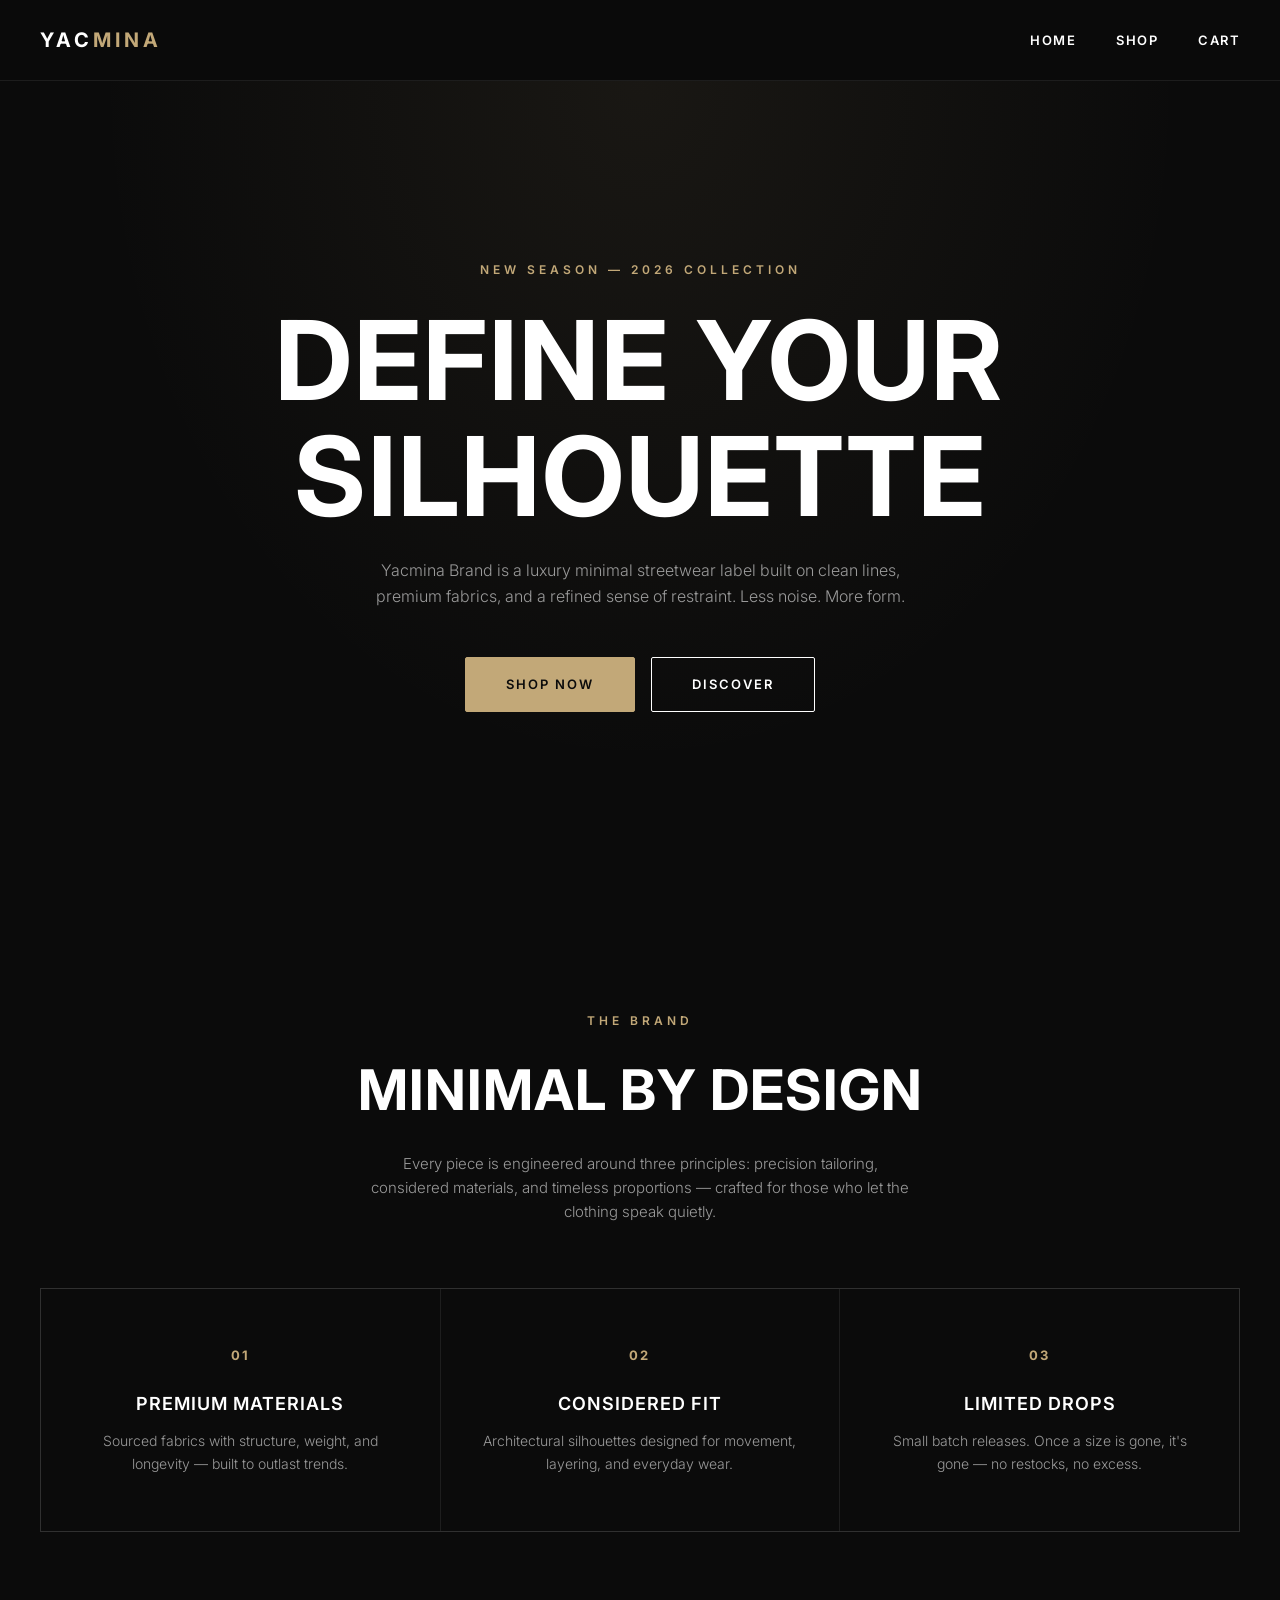
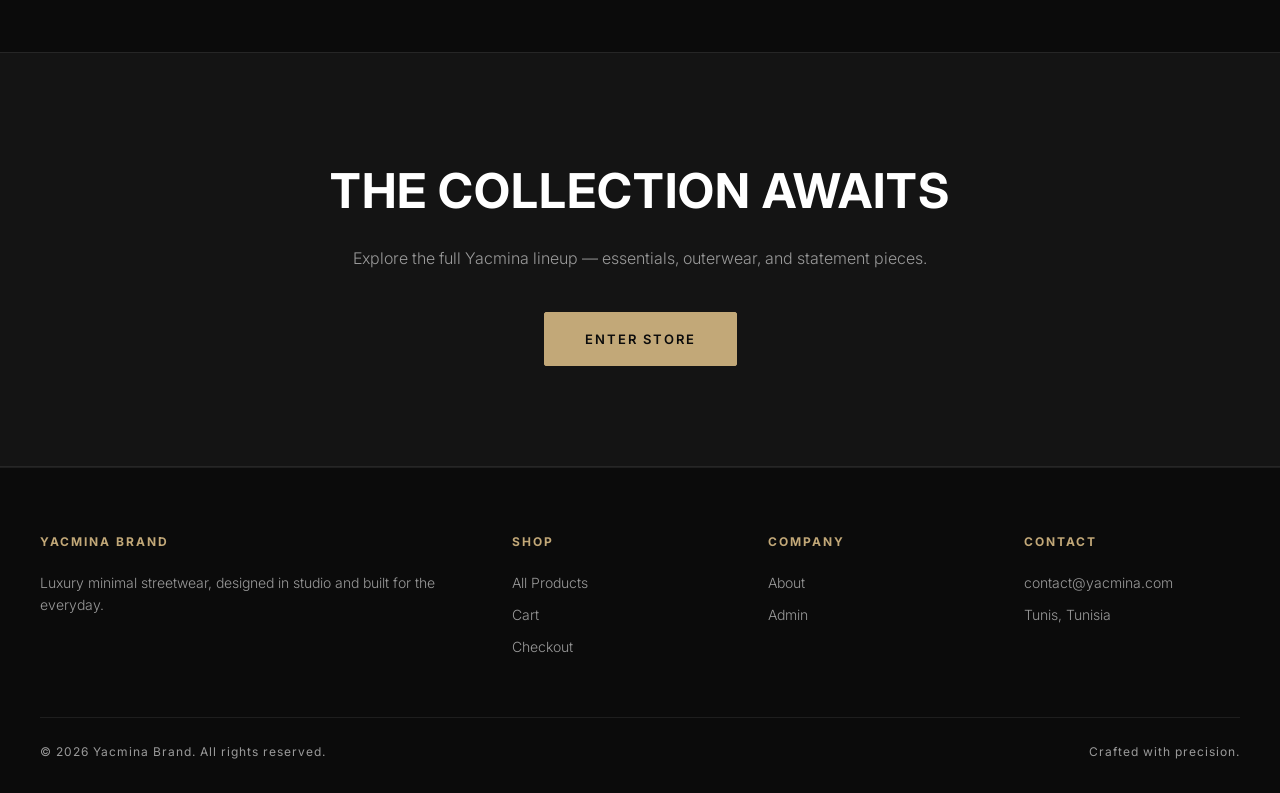
<file: index.html>
<!DOCTYPE html>
<html lang="en">
<head>
<meta charset="UTF-8">
<meta name="viewport" content="width=device-width, initial-scale=1.0">
<title>Yacmina Brand — Luxury Minimal Streetwear</title>
<link rel="preconnect" href="https://fonts.googleapis.com">
<link rel="preconnect" href="https://fonts.gstatic.com" crossorigin>
<link href="https://fonts.googleapis.com/css2?family=Inter:wght@300;400;600;700&display=swap" rel="stylesheet">
<link rel="stylesheet" href="css/style.css">
</head>
<body>

<header class="site-header">
  <nav class="nav">
    <a href="index.html" class="logo">YAC<span>MINA</span></a>
    <div class="nav-links">
      <a href="index.html">Home</a>
      <a href="market.html">Shop</a>
      <a href="cart.html" class="cart-link">Cart <span class="cart-count">0</span></a>
    </div>
    <button class="menu-toggle" aria-label="Menu">
      <span></span><span></span><span></span>
    </button>
  </nav>
</header>

<section class="hero fade-in">
  <span class="hero-tag">New Season — 2026 Collection</span>
  <h1>Define Your<br>Silhouette</h1>
  <p>Yacmina Brand is a luxury minimal streetwear label built on clean lines, premium fabrics, and a refined sense of restraint. Less noise. More form.</p>
  <div class="hero-actions">
    <a href="market.html" class="btn btn-accent">Shop Now</a>
    <a href="#about" class="btn">Discover</a>
  </div>
</section>

<section class="section" id="about">
  <div class="container section-header">
    <span class="tag">The Brand</span>
    <h2>Minimal by Design</h2>
    <p>Every piece is engineered around three principles: precision tailoring, considered materials, and timeless proportions — crafted for those who let the clothing speak quietly.</p>
  </div>

  <div class="container">
    <div class="features">
      <div class="feature">
        <div class="feature-num">01</div>
        <h3>Premium Materials</h3>
        <p>Sourced fabrics with structure, weight, and longevity — built to outlast trends.</p>
      </div>
      <div class="feature">
        <div class="feature-num">02</div>
        <h3>Considered Fit</h3>
        <p>Architectural silhouettes designed for movement, layering, and everyday wear.</p>
      </div>
      <div class="feature">
        <div class="feature-num">03</div>
        <h3>Limited Drops</h3>
        <p>Small batch releases. Once a size is gone, it's gone — no restocks, no excess.</p>
      </div>
    </div>
  </div>
</section>

<section class="banner">
  <div class="container">
    <h2>The Collection Awaits</h2>
    <p>Explore the full Yacmina lineup — essentials, outerwear, and statement pieces.</p>
    <a href="market.html" class="btn btn-accent">Enter Store</a>
  </div>
</section>

<footer class="site-footer">
  <div class="container">
    <div class="footer-grid">
      <div class="footer-col">
        <h4>Yacmina Brand</h4>
        <p>Luxury minimal streetwear, designed in studio and built for the everyday.</p>
      </div>
      <div class="footer-col">
        <h4>Shop</h4>
        <a href="market.html">All Products</a>
        <a href="cart.html">Cart</a>
        <a href="checkout.html">Checkout</a>
      </div>
      <div class="footer-col">
        <h4>Company</h4>
        <a href="#about">About</a>
        <a href="admin.html">Admin</a>
      </div>
      <div class="footer-col">
        <h4>Contact</h4>
        <p>contact@yacmina.com</p>
        <p>Tunis, Tunisia</p>
      </div>
    </div>
    <div class="footer-bottom">
      <span>© 2026 Yacmina Brand. All rights reserved.</span>
      <span>Crafted with precision.</span>
    </div>
  </div>
</footer>

<script src="js/app.js"></script>
</body>
</html>
</file>
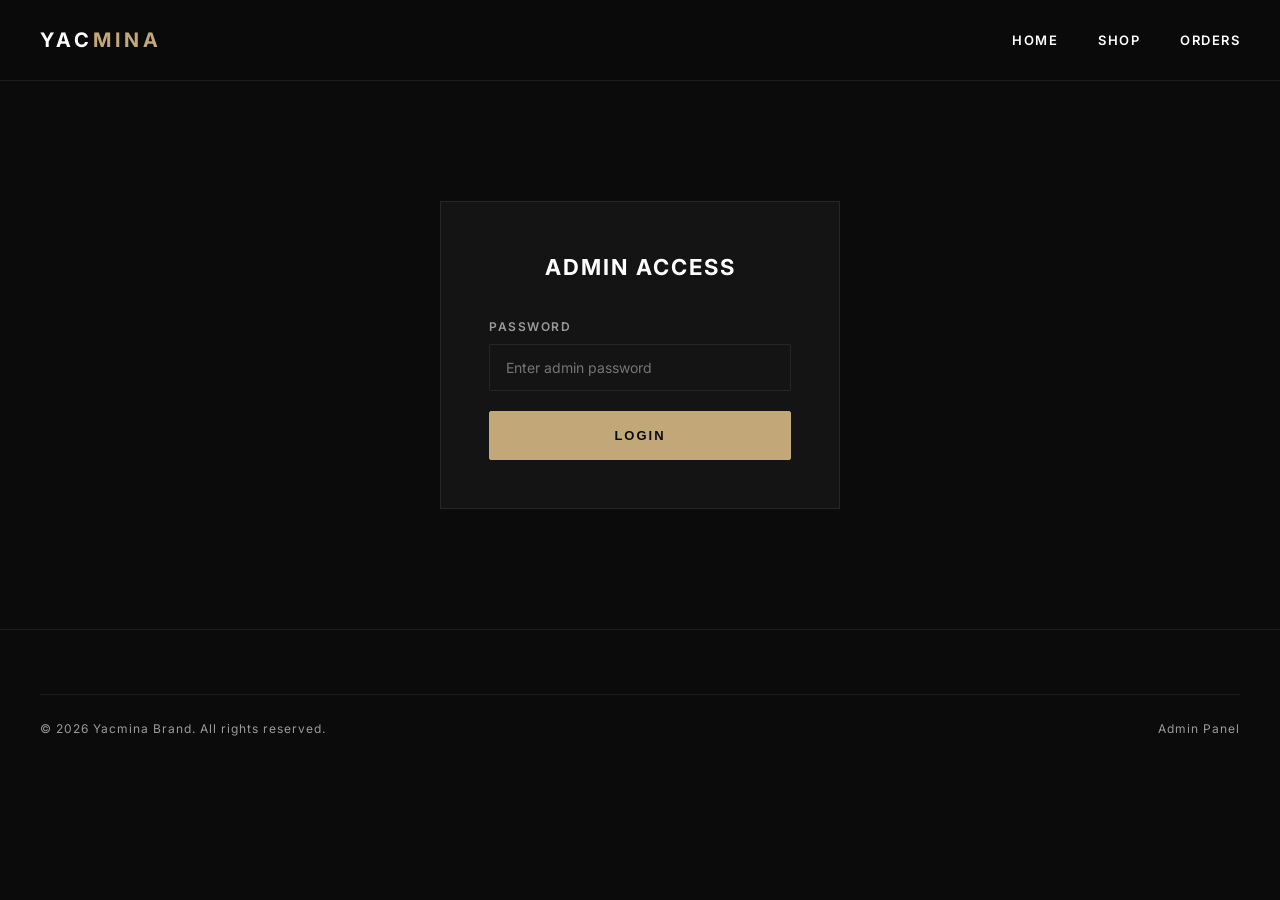
<file: admin.html>
<!DOCTYPE html>
<html lang="en">
<head>
<meta charset="UTF-8">
<meta name="viewport" content="width=device-width, initial-scale=1.0">
<title>Admin — Yacmina Brand</title>
<link rel="preconnect" href="https://fonts.googleapis.com">
<link rel="preconnect" href="https://fonts.gstatic.com" crossorigin>
<link href="https://fonts.googleapis.com/css2?family=Inter:wght@300;400;600;700&display=swap" rel="stylesheet">
<link rel="stylesheet" href="css/style.css">
</head>
<body>

<header class="site-header">
  <nav class="nav">
    <a href="index.html" class="logo">YAC<span>MINA</span></a>
    <div class="nav-links">
      <a href="index.html">Home</a>
      <a href="market.html">Shop</a>
      <a href="orders.html">Orders</a>
      <a href="#" id="logoutLink" style="display:none;">Logout</a>
    </div>
    <button class="menu-toggle" aria-label="Menu">
      <span></span><span></span><span></span>
    </button>
  </nav>
</header>

<!-- LOGIN VIEW -->
<div id="loginView">
  <div class="login-box fade-in">
    <h1>Admin Access</h1>
    <form id="loginForm">
      <div class="field">
        <label for="password">Password</label>
        <input type="password" id="password" name="password" required placeholder="Enter admin password">
      </div>
      <button type="submit" class="btn btn-accent btn-full">Login</button>
      <p class="error-msg" id="errorMsg">Incorrect password. Please try again.</p>
    </form>
  </div>
</div>

<!-- ADMIN DASHBOARD -->
<div id="adminView" style="display:none;">
  <section class="page-header">
    <div class="container">
      <span class="tag">Dashboard</span>
      <h1>Manage Store</h1>
    </div>
  </section>

  <section class="container admin-layout">
    <div class="admin-grid">
      <div class="admin-form fade-in">
        <h3 id="formTitle">Add New Product</h3>
        <form id="productForm">
          <input type="hidden" id="productId" value="">
          <div class="field">
            <label for="title">Title</label>
            <input type="text" id="title" required placeholder="Essential Oversized Tee">
          </div>
          <div class="field">
            <label for="price">Price (DT)</label>
            <input type="number" id="price" required min="0" step="0.01" placeholder="89">
          </div>
          <div class="field">
            <label for="description">Description</label>
            <textarea id="description" required placeholder="Short product description..."></textarea>
          </div>
          <div class="field">
            <label for="image">Image URL</label>
            <input type="text" id="image" required placeholder="assets/images/product.jpg or https://...">
          </div>
          <div class="field">
            <label for="stock">Stock Quantity</label>
            <input type="number" id="stock" required min="0" placeholder="20">
          </div>
          <div class="field">
            <label>Available Sizes</label>
            <div class="checkbox-group" id="sizeGroup">
              <label class="checkbox-pill"><input type="checkbox" value="S" checked> S</label>
              <label class="checkbox-pill"><input type="checkbox" value="M" checked> M</label>
              <label class="checkbox-pill"><input type="checkbox" value="L" checked> L</label>
              <label class="checkbox-pill"><input type="checkbox" value="XL" checked> XL</label>
            </div>
          </div>
          <button type="submit" class="btn btn-accent btn-full" id="submitBtn">Add Product</button>
          <button type="button" class="btn btn-full" id="cancelEditBtn" style="display:none; margin-top:12px;">Cancel Edit</button>
        </form>
      </div>

      <div class="fade-in">
        <h3 style="font-size:13px; letter-spacing:3px; text-transform:uppercase; font-weight:700; margin-bottom:24px; color: var(--accent);">All Products</h3>
        <div class="admin-product-list" id="productList"></div>
      </div>
    </div>
  </section>
</div>

<footer class="site-footer">
  <div class="container">
    <div class="footer-bottom">
      <span>© 2026 Yacmina Brand. All rights reserved.</span>
      <span>Admin Panel</span>
    </div>
  </div>
</footer>

<script src="js/app.js"></script>
<script>
const ADMIN_PASSWORD = 'ademsarra';

function checkAuth() {
  return sessionStorage.getItem(STORAGE_KEYS.ADMIN_AUTH) === 'true';
}

function showAdmin() {
  document.getElementById('loginView').style.display = 'none';
  document.getElementById('adminView').style.display = 'block';
  document.getElementById('logoutLink').style.display = 'block';
  renderProductList();
}

function showLogin() {
  document.getElementById('loginView').style.display = 'block';
  document.getElementById('adminView').style.display = 'none';
  document.getElementById('logoutLink').style.display = 'none';
}

document.getElementById('loginForm').addEventListener('submit', (e) => {
  e.preventDefault();
  const pass = document.getElementById('password').value;
  if (pass === ADMIN_PASSWORD) {
    sessionStorage.setItem(STORAGE_KEYS.ADMIN_AUTH, 'true');
    showAdmin();
  } else {
    document.getElementById('errorMsg').style.display = 'block';
  }
});

document.getElementById('logoutLink').addEventListener('click', (e) => {
  e.preventDefault();
  sessionStorage.removeItem(STORAGE_KEYS.ADMIN_AUTH);
  showLogin();
});

function renderProductList() {
  const products = getProducts();
  const list = document.getElementById('productList');

  if (products.length === 0) {
    list.innerHTML = `<p style="color: var(--muted);">No products yet.</p>`;
    return;
  }

  list.innerHTML = products.map(p => `
    <div class="admin-product-row">
      <img src="${escapeHtml(p.image)}" alt="${escapeHtml(p.title)}" onerror="this.style.opacity=0.3">
      <div class="info">
        <h4>${escapeHtml(p.title)}</h4>
        <p>Stock: ${p.stock} • Sizes: ${(p.sizes||[]).join(', ')}</p>
      </div>
      <div class="price">${formatPrice(p.price)}</div>
      <div style="display:flex; gap:8px;">
        <button class="btn btn-small" onclick="editProduct('${p.id}')">Edit</button>
        <button class="btn btn-small btn-danger" onclick="deleteProduct('${p.id}')">Delete</button>
      </div>
    </div>
  `).join('');
}

function editProduct(id) {
  const products = getProducts();
  const product = products.find(p => p.id === id);
  if (!product) return;

  document.getElementById('productId').value = product.id;
  document.getElementById('title').value = product.title;
  document.getElementById('price').value = product.price;
  document.getElementById('description').value = product.description;
  document.getElementById('image').value = product.image;
  document.getElementById('stock').value = product.stock;

  const checkboxes = document.querySelectorAll('#sizeGroup input[type="checkbox"]');
  checkboxes.forEach(cb => {
    cb.checked = (product.sizes || []).includes(cb.value);
  });

  document.getElementById('formTitle').textContent = 'Edit Product';
  document.getElementById('submitBtn').textContent = 'Save Changes';
  document.getElementById('cancelEditBtn').style.display = 'block';
  window.scrollTo({ top: 0, behavior: 'smooth' });
}

function resetForm() {
  document.getElementById('productForm').reset();
  document.getElementById('productId').value = '';
  document.getElementById('formTitle').textContent = 'Add New Product';
  document.getElementById('submitBtn').textContent = 'Add Product';
  document.getElementById('cancelEditBtn').style.display = 'none';
  const checkboxes = document.querySelectorAll('#sizeGroup input[type="checkbox"]');
  checkboxes.forEach(cb => cb.checked = true);
}

document.getElementById('cancelEditBtn').addEventListener('click', resetForm);

function deleteProduct(id) {
  if (!confirm('Delete this product?')) return;
  let products = getProducts();
  products = products.filter(p => p.id !== id);
  saveProducts(products);
  renderProductList();
  showToast('Product deleted');
}

document.getElementById('productForm').addEventListener('submit', (e) => {
  e.preventDefault();

  const id = document.getElementById('productId').value;
  const sizes = Array.from(document.querySelectorAll('#sizeGroup input[type="checkbox"]:checked')).map(cb => cb.value);

  if (sizes.length === 0) {
    showToast('Please select at least one size');
    return;
  }

  const productData = {
    title: document.getElementById('title').value.trim(),
    price: parseFloat(document.getElementById('price').value),
    description: document.getElementById('description').value.trim(),
    image: document.getElementById('image').value.trim(),
    stock: parseInt(document.getElementById('stock').value, 10),
    sizes: sizes
  };

  let products = getProducts();

  if (id) {
    const index = products.findIndex(p => p.id === id);
    if (index !== -1) {
      products[index] = { ...products[index], ...productData };
    }
    showToast('Product updated');
  } else {
    productData.id = 'p' + Date.now();
    products.push(productData);
    showToast('Product added');
  }

  saveProducts(products);
  resetForm();
  renderProductList();
});

document.addEventListener('DOMContentLoaded', () => {
  if (checkAuth()) {
    showAdmin();
  } else {
    showLogin();
  }
});
</script>
</body>
</html>
</file>
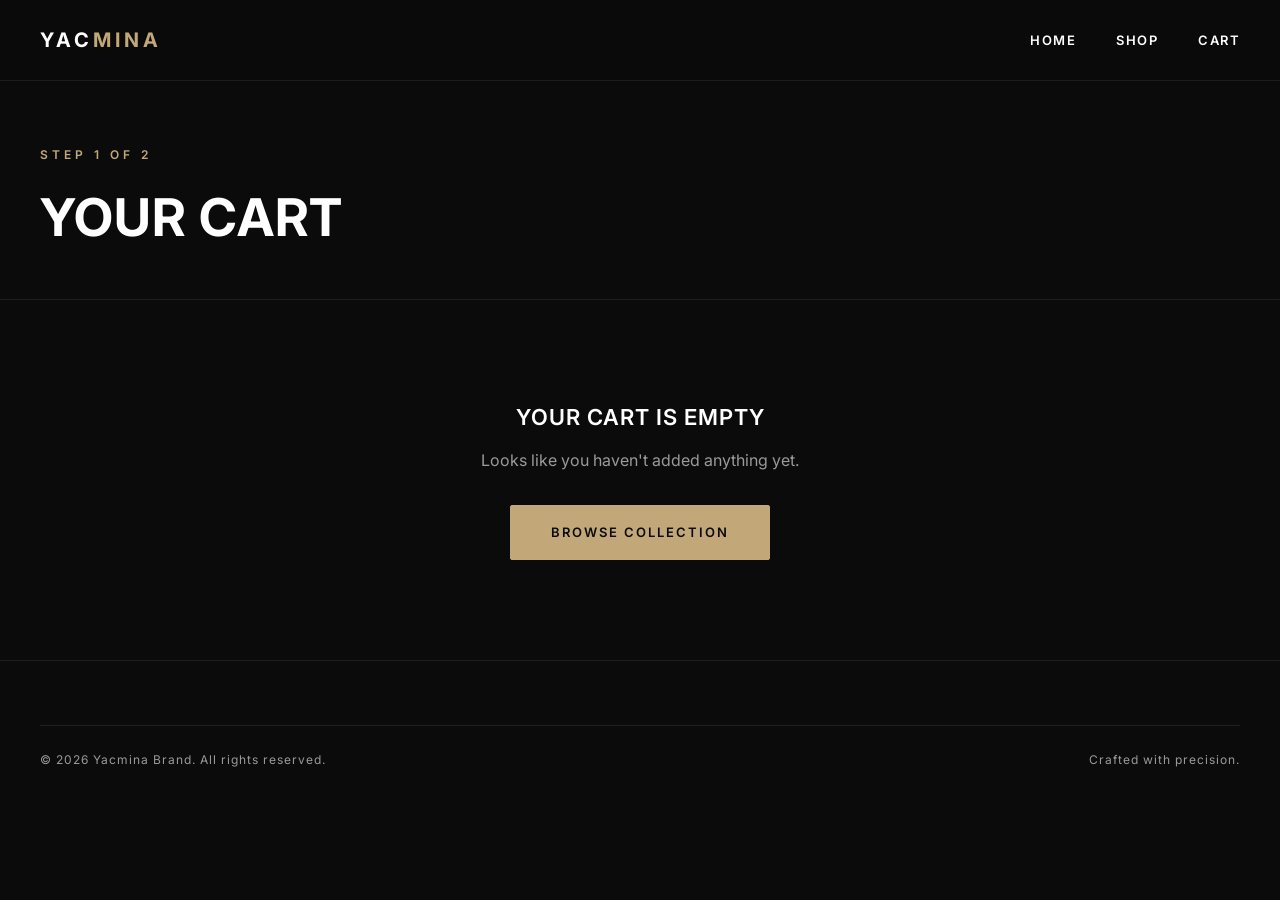
<file: cart.html>
<!DOCTYPE html>
<html lang="en">
<head>
<meta charset="UTF-8">
<meta name="viewport" content="width=device-width, initial-scale=1.0">
<title>Your Cart — Yacmina Brand</title>
<link rel="preconnect" href="https://fonts.googleapis.com">
<link rel="preconnect" href="https://fonts.gstatic.com" crossorigin>
<link href="https://fonts.googleapis.com/css2?family=Inter:wght@300;400;600;700&display=swap" rel="stylesheet">
<link rel="stylesheet" href="css/style.css">
</head>
<body>

<header class="site-header">
  <nav class="nav">
    <a href="index.html" class="logo">YAC<span>MINA</span></a>
    <div class="nav-links">
      <a href="index.html">Home</a>
      <a href="market.html">Shop</a>
      <a href="cart.html" class="cart-link">Cart <span class="cart-count">0</span></a>
    </div>
    <button class="menu-toggle" aria-label="Menu">
      <span></span><span></span><span></span>
    </button>
  </nav>
</header>

<section class="page-header">
  <div class="container">
    <span class="tag">Step 1 of 2</span>
    <h1>Your Cart</h1>
  </div>
</section>

<section class="container" id="cartSection"></section>

<footer class="site-footer">
  <div class="container">
    <div class="footer-bottom">
      <span>© 2026 Yacmina Brand. All rights reserved.</span>
      <span>Crafted with precision.</span>
    </div>
  </div>
</footer>

<script src="js/app.js"></script>
<script>
function renderCart() {
  const cart = getCart();
  const section = document.getElementById('cartSection');

  if (cart.length === 0) {
    section.innerHTML = `
      <div class="empty-state fade-in">
        <h3>Your Cart Is Empty</h3>
        <p>Looks like you haven't added anything yet.</p>
        <a href="market.html" class="btn btn-accent">Browse Collection</a>
      </div>
    `;
    return;
  }

  const itemsHtml = cart.map(item => `
    <div class="cart-item fade-in">
      <img src="${escapeHtml(item.image)}" alt="${escapeHtml(item.title)}">
      <div>
        <div class="cart-item-title">${escapeHtml(item.title)}</div>
        <div class="cart-item-meta">Size: ${escapeHtml(item.size)} &nbsp;•&nbsp; Qty: ${item.qty}</div>
        <button class="remove-btn" onclick="handleRemove('${item.id}', '${item.size}')">Remove</button>
      </div>
      <div class="cart-item-price">${formatPrice(item.price * item.qty)}</div>
    </div>
  `).join('');

  const subtotal = getCartTotal();
  const total = subtotal + DELIVERY_FEE;

  section.innerHTML = `
    <div class="cart-layout">
      <div class="cart-items">${itemsHtml}</div>
      <div class="summary-box fade-in">
        <h3>Order Summary</h3>
        <div class="summary-row"><span>Subtotal</span><span>${formatPrice(subtotal)}</span></div>
        <div class="summary-row"><span>Delivery Fee</span><span>${formatPrice(DELIVERY_FEE)}</span></div>
        <div class="summary-row total"><span>Total</span><span>${formatPrice(total)}</span></div>
        <a href="checkout.html" class="btn btn-accent btn-full" style="margin-top: 28px;">Proceed to Checkout</a>
        <a href="market.html" class="btn btn-full" style="margin-top: 12px;">Continue Shopping</a>
      </div>
    </div>
  `;
}

function handleRemove(id, size) {
  removeFromCart(id, size);
  renderCart();
  showToast('Item removed from cart');
}

document.addEventListener('DOMContentLoaded', renderCart);
</script>
</body>
</html>
</file>
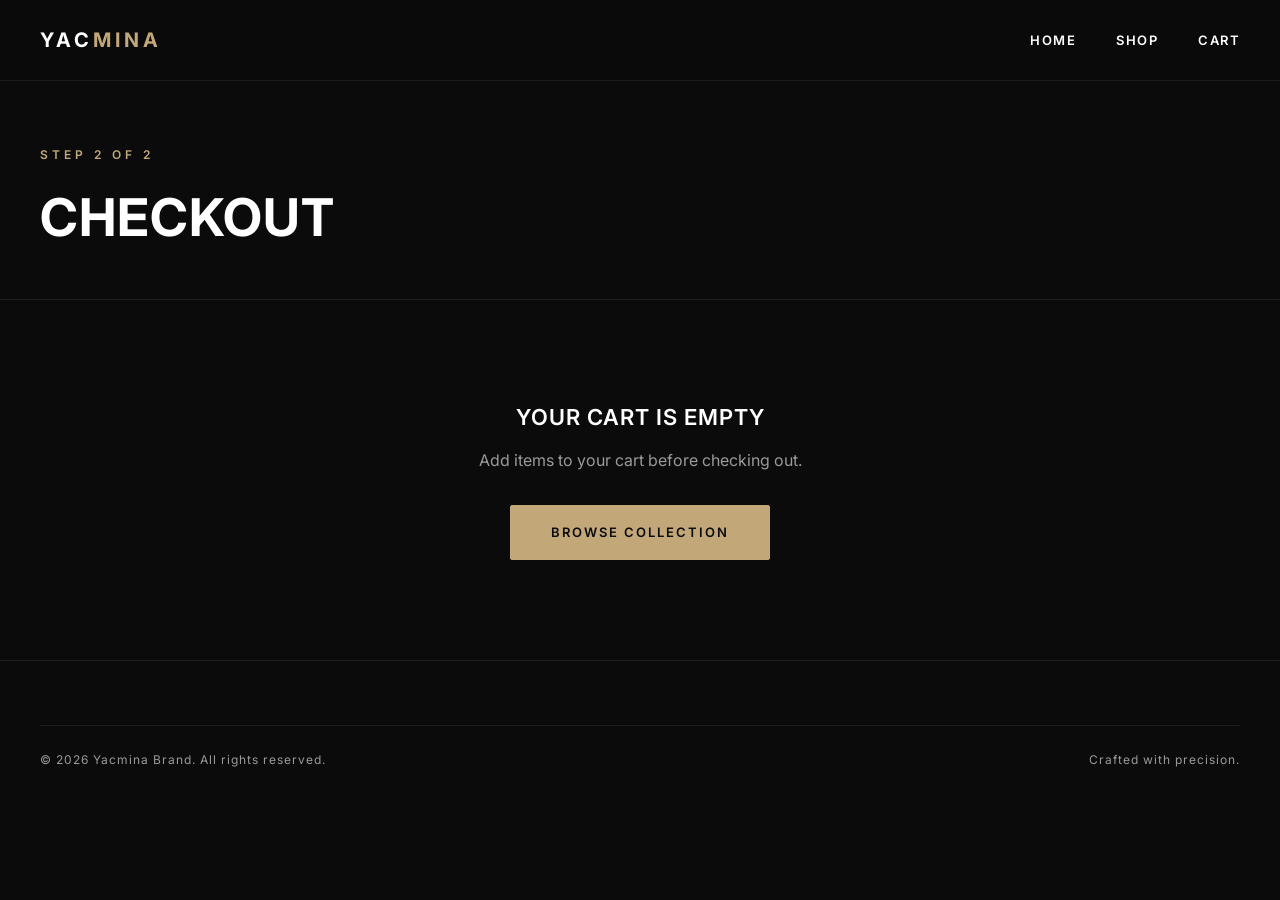
<file: checkout.html>
<!DOCTYPE html>
<html lang="en">
<head>
<meta charset="UTF-8">
<meta name="viewport" content="width=device-width, initial-scale=1.0">
<title>Checkout — Yacmina Brand</title>
<link rel="preconnect" href="https://fonts.googleapis.com">
<link rel="preconnect" href="https://fonts.gstatic.com" crossorigin>
<link href="https://fonts.googleapis.com/css2?family=Inter:wght@300;400;600;700&display=swap" rel="stylesheet">
<link rel="stylesheet" href="css/style.css">
</head>
<body>

<header class="site-header">
  <nav class="nav">
    <a href="index.html" class="logo">YAC<span>MINA</span></a>
    <div class="nav-links">
      <a href="index.html">Home</a>
      <a href="market.html">Shop</a>
      <a href="cart.html" class="cart-link">Cart <span class="cart-count">0</span></a>
    </div>
    <button class="menu-toggle" aria-label="Menu">
      <span></span><span></span><span></span>
    </button>
  </nav>
</header>

<section class="page-header">
  <div class="container">
    <span class="tag">Step 2 of 2</span>
    <h1>Checkout</h1>
  </div>
</section>

<section class="container" id="checkoutSection"></section>

<footer class="site-footer">
  <div class="container">
    <div class="footer-bottom">
      <span>© 2026 Yacmina Brand. All rights reserved.</span>
      <span>Crafted with precision.</span>
    </div>
  </div>
</footer>

<script src="js/app.js"></script>
<script>
function renderCheckout() {
  const cart = getCart();
  const section = document.getElementById('checkoutSection');

  if (cart.length === 0) {
    section.innerHTML = `
      <div class="empty-state fade-in">
        <h3>Your Cart Is Empty</h3>
        <p>Add items to your cart before checking out.</p>
        <a href="market.html" class="btn btn-accent">Browse Collection</a>
      </div>
    `;
    return;
  }

  const subtotal = getCartTotal();
  const total = subtotal + DELIVERY_FEE;

  const reviewItems = cart.map(item => `
    <div class="review-item">
      <div>
        <div class="name">${escapeHtml(item.title)}</div>
        <div class="meta">Size: ${escapeHtml(item.size)} • Qty: ${item.qty}</div>
      </div>
      <div>${formatPrice(item.price * item.qty)}</div>
    </div>
  `).join('');

  section.innerHTML = `
    <div class="checkout-layout">
      <form id="checkoutForm" class="fade-in">
        <div class="form-grid checkout-form">
          <div class="field">
            <label for="firstName">First Name</label>
            <input type="text" id="firstName" name="firstName" required placeholder="Amine">
          </div>
          <div class="field">
            <label for="lastName">Last Name</label>
            <input type="text" id="lastName" name="lastName" required placeholder="Sarra">
          </div>
          <div class="field">
            <label for="email">Email</label>
            <input type="email" id="email" name="email" required placeholder="you@example.com">
          </div>
          <div class="field">
            <label for="phone">Phone Number (Tunisia)</label>
            <input type="tel" id="phone" name="phone" required placeholder="+216 XX XXX XXX" pattern="^(\+216)?\s?[2-9][0-9]{7}$">
          </div>
          <div class="field">
            <label for="location">City / Location</label>
            <input type="text" id="location" name="location" required placeholder="Tunis">
          </div>
          <div class="field full">
            <label for="address">Full Address</label>
            <textarea id="address" name="address" required placeholder="Street, building, apartment number..."></textarea>
          </div>
          <div class="field full">
            <button type="submit" class="btn btn-accent btn-full">Confirm Order</button>
          </div>
        </div>
      </form>

      <div class="order-review fade-in">
        <h3>Order Review</h3>
        ${reviewItems}
        <div class="summary-row"><span>Subtotal</span><span>${formatPrice(subtotal)}</span></div>
        <div class="summary-row"><span>Delivery Fee</span><span>${formatPrice(DELIVERY_FEE)}</span></div>
        <div class="summary-row total"><span>Total</span><span>${formatPrice(total)}</span></div>
      </div>
    </div>
  `;

  document.getElementById('checkoutForm').addEventListener('submit', handleSubmit);
}

function handleSubmit(e) {
  e.preventDefault();
  const form = e.target;

  const phone = form.phone.value.trim();
  const phonePattern = /^(\+216)?\s?[2-9][0-9]{7}$/;
  if (!phonePattern.test(phone)) {
    showToast('Please enter a valid Tunisian phone number');
    form.phone.focus();
    return;
  }

  const cart = getCart();
  if (cart.length === 0) {
    showToast('Your cart is empty');
    return;
  }

  const subtotal = getCartTotal();
  const total = subtotal + DELIVERY_FEE;

  const order = {
    id: 'ORD-' + Date.now(),
    date: new Date().toISOString(),
    customer: {
      firstName: form.firstName.value.trim(),
      lastName: form.lastName.value.trim(),
      email: form.email.value.trim(),
      phone: phone,
      location: form.location.value.trim(),
      address: form.address.value.trim()
    },
    items: cart.map(item => ({
      id: item.id,
      title: item.title,
      price: item.price,
      size: item.size,
      qty: item.qty,
      image: item.image
    })),
    deliveryFee: DELIVERY_FEE,
    subtotal: subtotal,
    total: total
  };

  const orders = getOrders();
  orders.push(order);
  saveOrders(orders);

  // decrement stock
  const products = getProducts();
  cart.forEach(item => {
    const product = products.find(p => p.id === item.id);
    if (product) {
      product.stock = Math.max(0, product.stock - item.qty);
    }
  });
  saveProducts(products);

  // clear cart
  saveCart([]);

  showToast('Order placed successfully!');
  setTimeout(() => {
    window.location.href = 'index.html';
  }, 1200);
}

document.addEventListener('DOMContentLoaded', renderCheckout);
</script>
</body>
</html>
</file>
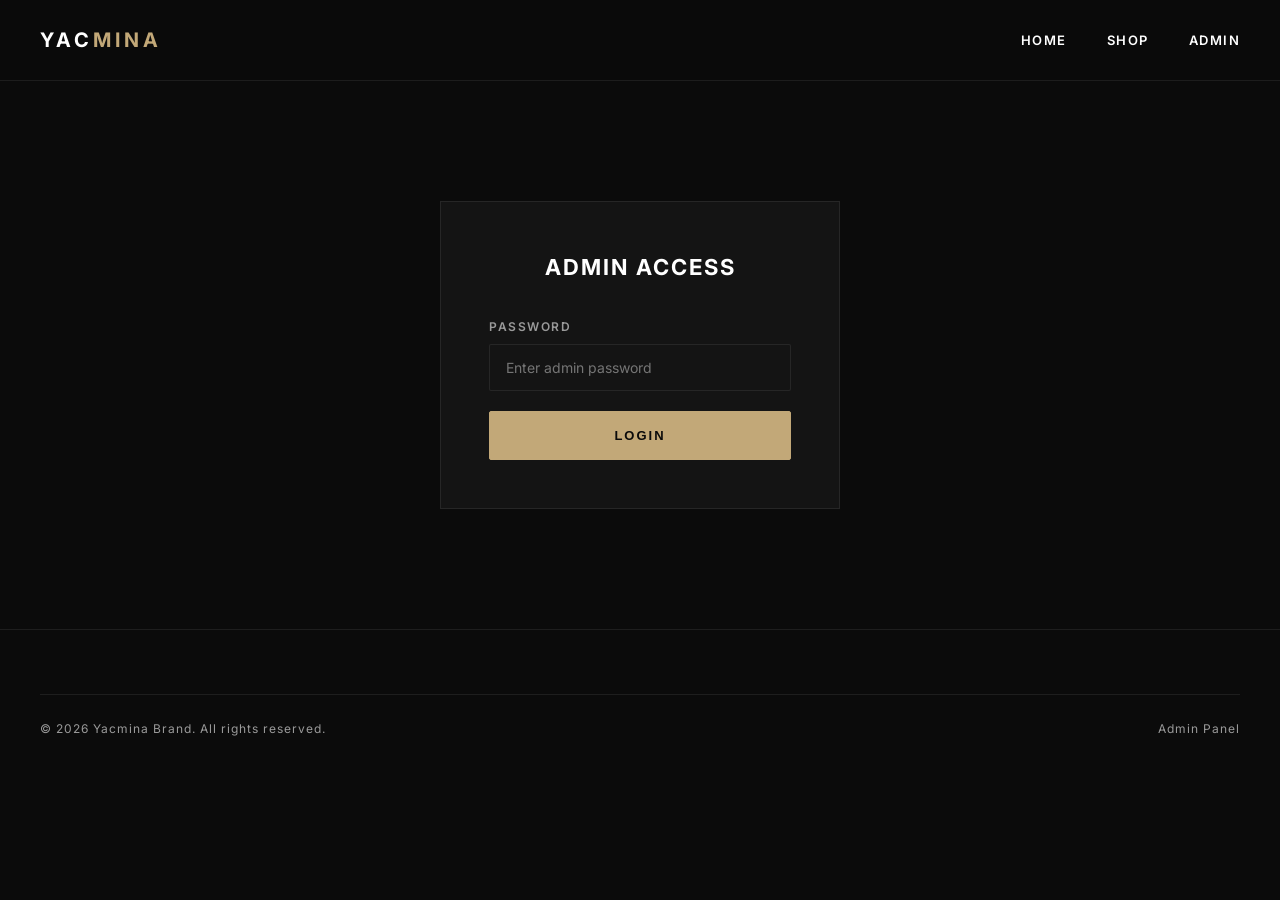
<file: orders.html>
<!DOCTYPE html>
<html lang="en">
<head>
<meta charset="UTF-8">
<meta name="viewport" content="width=device-width, initial-scale=1.0">
<title>Orders — Yacmina Brand Admin</title>
<link rel="preconnect" href="https://fonts.googleapis.com">
<link rel="preconnect" href="https://fonts.gstatic.com" crossorigin>
<link href="https://fonts.googleapis.com/css2?family=Inter:wght@300;400;600;700&display=swap" rel="stylesheet">
<link rel="stylesheet" href="css/style.css">
</head>
<body>

<header class="site-header">
  <nav class="nav">
    <a href="index.html" class="logo">YAC<span>MINA</span></a>
    <div class="nav-links">
      <a href="index.html">Home</a>
      <a href="market.html">Shop</a>
      <a href="admin.html">Admin</a>
      <a href="#" id="logoutLink" style="display:none;">Logout</a>
    </div>
    <button class="menu-toggle" aria-label="Menu">
      <span></span><span></span><span></span>
    </button>
  </nav>
</header>

<!-- LOGIN VIEW -->
<div id="loginView">
  <div class="login-box fade-in">
    <h1>Admin Access</h1>
    <form id="loginForm">
      <div class="field">
        <label for="password">Password</label>
        <input type="password" id="password" name="password" required placeholder="Enter admin password">
      </div>
      <button type="submit" class="btn btn-accent btn-full">Login</button>
      <p class="error-msg" id="errorMsg">Incorrect password. Please try again.</p>
    </form>
  </div>
</div>

<!-- ORDERS VIEW -->
<div id="ordersView" style="display:none;">
  <section class="page-header">
    <div class="container admin-header">
      <div>
        <span class="tag">Dashboard</span>
        <h1>Orders</h1>
      </div>
      <span class="count" id="orderCount" style="color: var(--muted); font-size:13px; letter-spacing:1px;"></span>
    </div>
  </section>

  <section class="container admin-layout">
    <div id="ordersList"></div>
  </section>
</div>

<footer class="site-footer">
  <div class="container">
    <div class="footer-bottom">
      <span>© 2026 Yacmina Brand. All rights reserved.</span>
      <span>Admin Panel</span>
    </div>
  </div>
</footer>

<script src="js/app.js"></script>
<script>
const ADMIN_PASSWORD = 'ademsarra';

function checkAuth() {
  return sessionStorage.getItem(STORAGE_KEYS.ADMIN_AUTH) === 'true';
}

function showOrders() {
  document.getElementById('loginView').style.display = 'none';
  document.getElementById('ordersView').style.display = 'block';
  document.getElementById('logoutLink').style.display = 'block';
  renderOrders();
}

function showLogin() {
  document.getElementById('loginView').style.display = 'block';
  document.getElementById('ordersView').style.display = 'none';
  document.getElementById('logoutLink').style.display = 'none';
}

document.getElementById('loginForm').addEventListener('submit', (e) => {
  e.preventDefault();
  const pass = document.getElementById('password').value;
  if (pass === ADMIN_PASSWORD) {
    sessionStorage.setItem(STORAGE_KEYS.ADMIN_AUTH, 'true');
    showOrders();
  } else {
    document.getElementById('errorMsg').style.display = 'block';
  }
});

document.getElementById('logoutLink').addEventListener('click', (e) => {
  e.preventDefault();
  sessionStorage.removeItem(STORAGE_KEYS.ADMIN_AUTH);
  showLogin();
});

function formatDate(iso) {
  const d = new Date(iso);
  return d.toLocaleString('en-GB', {
    day: '2-digit', month: 'short', year: 'numeric',
    hour: '2-digit', minute: '2-digit'
  });
}

function renderOrders() {
  const orders = getOrders().slice().reverse(); // most recent first
  const list = document.getElementById('ordersList');
  const countEl = document.getElementById('orderCount');

  countEl.textContent = orders.length + (orders.length === 1 ? ' order' : ' orders');

  if (orders.length === 0) {
    list.innerHTML = `
      <div class="empty-state fade-in">
        <h3>No Orders Yet</h3>
        <p>Orders placed through checkout will appear here.</p>
      </div>
    `;
    return;
  }

  list.innerHTML = orders.map(order => {
    const itemsHtml = order.items.map(item => `
      <div class="order-item-row">
        <span>${escapeHtml(item.title)} — Size ${escapeHtml(item.size)} × ${item.qty}</span>
        <span>${formatPrice(item.price * item.qty)}</span>
      </div>
    `).join('');

    return `
      <div class="order-card fade-in">
        <div class="order-card-header">
          <div>
            <h3>${escapeHtml(order.id)}</h3>
            <div class="order-date">${formatDate(order.date)}</div>
          </div>
          <div class="order-total">${formatPrice(order.total)}</div>
        </div>
        <div class="order-details">
          <div>
            <h4>Customer Details</h4>
            <p><strong style="color: var(--text);">${escapeHtml(order.customer.firstName)} ${escapeHtml(order.customer.lastName)}</strong></p>
            <p>${escapeHtml(order.customer.email)}</p>
            <p>${escapeHtml(order.customer.phone)}</p>
            <p>${escapeHtml(order.customer.location)}</p>
            <p>${escapeHtml(order.customer.address)}</p>
          </div>
          <div>
            <h4>Items Purchased</h4>
            ${itemsHtml}
            <div class="summary-row"><span>Subtotal</span><span>${formatPrice(order.subtotal)}</span></div>
            <div class="summary-row"><span>Delivery Fee</span><span>${formatPrice(order.deliveryFee)}</span></div>
            <div class="summary-row total"><span>Total</span><span>${formatPrice(order.total)}</span></div>
          </div>
        </div>
      </div>
    `;
  }).join('');
}

document.addEventListener('DOMContentLoaded', () => {
  if (checkAuth()) {
    showOrders();
  } else {
    showLogin();
  }
});
</script>
</body>
</html>
</file>
<file: css/style.css>
/* ===== Yacmina Brand — Design System ===== */
:root {
  --bg: #0b0b0b;
  --text: #ffffff;
  --accent: #c2a878;
  --muted: #9a9a9a;
  --panel: #141414;
  --border: rgba(255,255,255,0.08);
  --maxw: 1280px;
}

* { margin: 0; padding: 0; box-sizing: border-box; }

html { scroll-behavior: smooth; }

body {
  background: var(--bg);
  color: var(--text);
  font-family: 'Inter', sans-serif;
  font-weight: 400;
  line-height: 1.6;
  -webkit-font-smoothing: antialiased;
}

a { color: inherit; text-decoration: none; }
img { max-width: 100%; display: block; }

.container {
  max-width: var(--maxw);
  margin: 0 auto;
  padding: 0 40px;
}

/* ===== Header ===== */
header.site-header {
  position: sticky;
  top: 0;
  z-index: 100;
  background: rgba(11,11,11,0.85);
  backdrop-filter: blur(12px);
  border-bottom: 1px solid var(--border);
}

.nav {
  display: flex;
  align-items: center;
  justify-content: space-between;
  padding: 24px 40px;
  max-width: var(--maxw);
  margin: 0 auto;
}

.logo {
  font-size: 20px;
  font-weight: 700;
  letter-spacing: 4px;
  text-transform: uppercase;
}

.logo span { color: var(--accent); }

.nav-links {
  display: flex;
  gap: 40px;
  align-items: center;
}

.nav-links a {
  font-size: 13px;
  font-weight: 600;
  letter-spacing: 1.5px;
  text-transform: uppercase;
  color: var(--text);
  transition: color 0.25s ease;
  position: relative;
}

.nav-links a:hover { color: var(--accent); }

.cart-link {
  display: flex;
  align-items: center;
  gap: 6px;
}

.cart-count {
  background: var(--accent);
  color: #0b0b0b;
  font-size: 11px;
  font-weight: 700;
  border-radius: 50%;
  width: 18px;
  height: 18px;
  display: flex;
  align-items: center;
  justify-content: center;
}

.menu-toggle {
  display: none;
  flex-direction: column;
  gap: 5px;
  cursor: pointer;
  background: none;
  border: none;
}
.menu-toggle span {
  width: 24px;
  height: 2px;
  background: var(--text);
}

/* ===== Buttons ===== */
.btn {
  display: inline-flex;
  align-items: center;
  justify-content: center;
  gap: 8px;
  padding: 16px 40px;
  font-size: 13px;
  font-weight: 600;
  letter-spacing: 2px;
  text-transform: uppercase;
  border: 1px solid var(--text);
  background: transparent;
  color: var(--text);
  cursor: pointer;
  transition: all 0.3s ease;
  border-radius: 2px;
}

.btn:hover {
  background: var(--text);
  color: var(--bg);
}

.btn-accent {
  background: var(--accent);
  border-color: var(--accent);
  color: #0b0b0b;
}

.btn-accent:hover {
  background: transparent;
  color: var(--accent);
}

.btn-full { width: 100%; }

.btn-small {
  padding: 10px 24px;
  font-size: 11px;
}

.btn-outline-accent {
  border-color: var(--accent);
  color: var(--accent);
}
.btn-outline-accent:hover {
  background: var(--accent);
  color: #0b0b0b;
}

.btn-danger {
  border-color: #d96c6c;
  color: #d96c6c;
}
.btn-danger:hover {
  background: #d96c6c;
  color: #0b0b0b;
}

/* ===== Hero ===== */
.hero {
  min-height: 90vh;
  display: flex;
  flex-direction: column;
  align-items: center;
  justify-content: center;
  text-align: center;
  padding: 120px 40px;
  background:
    radial-gradient(ellipse at 50% 0%, rgba(194,168,120,0.08), transparent 60%),
    var(--bg);
}

.hero-tag {
  font-size: 12px;
  letter-spacing: 4px;
  text-transform: uppercase;
  color: var(--accent);
  font-weight: 600;
  margin-bottom: 24px;
}

.hero h1 {
  font-size: clamp(48px, 9vw, 110px);
  font-weight: 700;
  letter-spacing: 2px;
  text-transform: uppercase;
  line-height: 1.05;
  margin-bottom: 24px;
}

.hero p {
  max-width: 560px;
  color: var(--muted);
  font-size: 16px;
  font-weight: 300;
  margin-bottom: 48px;
}

.hero-actions {
  display: flex;
  gap: 16px;
  flex-wrap: wrap;
  justify-content: center;
}

/* ===== Sections ===== */
.section {
  padding: 120px 0;
}

.section-tight { padding: 80px 0; }

.section-header {
  text-align: center;
  margin-bottom: 64px;
}

.section-header .tag {
  font-size: 12px;
  letter-spacing: 4px;
  text-transform: uppercase;
  color: var(--accent);
  font-weight: 600;
  margin-bottom: 16px;
  display: block;
}

.section-header h2 {
  font-size: clamp(32px, 5vw, 56px);
  font-weight: 700;
  letter-spacing: 1px;
  text-transform: uppercase;
}

.section-header p {
  color: var(--muted);
  font-size: 15px;
  font-weight: 300;
  margin-top: 16px;
  max-width: 540px;
  margin-left: auto;
  margin-right: auto;
}

/* ===== Feature Grid ===== */
.features {
  display: grid;
  grid-template-columns: repeat(3, 1fr);
  gap: 1px;
  background: var(--border);
  border: 1px solid var(--border);
}

.feature {
  background: var(--bg);
  padding: 56px 40px;
  text-align: center;
  transition: background 0.3s ease;
}

.feature:hover { background: var(--panel); }

.feature-num {
  font-size: 13px;
  color: var(--accent);
  font-weight: 700;
  letter-spacing: 2px;
  margin-bottom: 24px;
}

.feature h3 {
  font-size: 18px;
  font-weight: 600;
  letter-spacing: 1px;
  text-transform: uppercase;
  margin-bottom: 12px;
}

.feature p {
  color: var(--muted);
  font-size: 14px;
  font-weight: 300;
}

/* ===== Banner ===== */
.banner {
  background: var(--panel);
  border-top: 1px solid var(--border);
  border-bottom: 1px solid var(--border);
  padding: 100px 0;
  text-align: center;
}

.banner h2 {
  font-size: clamp(28px, 4vw, 48px);
  font-weight: 700;
  letter-spacing: 1px;
  text-transform: uppercase;
  margin-bottom: 16px;
}

.banner p {
  color: var(--muted);
  font-weight: 300;
  margin-bottom: 40px;
}

/* ===== Footer ===== */
footer.site-footer {
  border-top: 1px solid var(--border);
  padding: 64px 0 32px;
}

.footer-grid {
  display: grid;
  grid-template-columns: 2fr 1fr 1fr 1fr;
  gap: 40px;
  margin-bottom: 48px;
}

.footer-col h4 {
  font-size: 12px;
  letter-spacing: 2px;
  text-transform: uppercase;
  font-weight: 700;
  margin-bottom: 20px;
  color: var(--accent);
}

.footer-col p, .footer-col a {
  display: block;
  color: var(--muted);
  font-size: 14px;
  font-weight: 300;
  margin-bottom: 10px;
  transition: color 0.2s ease;
}

.footer-col a:hover { color: var(--text); }

.footer-bottom {
  border-top: 1px solid var(--border);
  padding-top: 24px;
  display: flex;
  justify-content: space-between;
  align-items: center;
  flex-wrap: wrap;
  gap: 16px;
  color: var(--muted);
  font-size: 12px;
  letter-spacing: 1px;
}

/* ===== Page Header (for inner pages) ===== */
.page-header {
  padding: 64px 0 40px;
  border-bottom: 1px solid var(--border);
}

.page-header .tag {
  font-size: 12px;
  letter-spacing: 4px;
  text-transform: uppercase;
  color: var(--accent);
  font-weight: 600;
  margin-bottom: 12px;
  display: block;
}

.page-header h1 {
  font-size: clamp(32px, 5vw, 52px);
  font-weight: 700;
  letter-spacing: 1px;
  text-transform: uppercase;
}

/* ===== Market / Product Grid ===== */
.market-toolbar {
  display: flex;
  justify-content: space-between;
  align-items: center;
  padding: 32px 0;
  flex-wrap: wrap;
  gap: 16px;
}

.market-toolbar .count {
  color: var(--muted);
  font-size: 13px;
  letter-spacing: 1px;
}

.search-input {
  background: var(--panel);
  border: 1px solid var(--border);
  color: var(--text);
  padding: 12px 18px;
  font-size: 13px;
  font-family: inherit;
  border-radius: 2px;
  min-width: 240px;
}

.search-input:focus { outline: 1px solid var(--accent); }

.product-grid {
  display: grid;
  grid-template-columns: repeat(4, 1fr);
  gap: 32px;
  padding-bottom: 100px;
}

.product-card {
  background: var(--panel);
  border: 1px solid var(--border);
  overflow: hidden;
  display: flex;
  flex-direction: column;
  transition: transform 0.35s ease, border-color 0.35s ease;
}

.product-card:hover {
  transform: translateY(-6px);
  border-color: var(--accent);
}

.product-img {
  width: 100%;
  aspect-ratio: 3/4;
  overflow: hidden;
  background: #1c1c1c;
  position: relative;
}

.product-img img {
  width: 100%;
  height: 100%;
  object-fit: cover;
  transition: transform 0.6s ease;
}

.product-card:hover .product-img img {
  transform: scale(1.06);
}

.stock-badge {
  position: absolute;
  top: 16px;
  left: 16px;
  background: rgba(11,11,11,0.8);
  color: var(--accent);
  font-size: 11px;
  letter-spacing: 1.5px;
  text-transform: uppercase;
  padding: 6px 12px;
  border: 1px solid var(--accent);
}

.stock-badge.out {
  color: #d96c6c;
  border-color: #d96c6c;
}

.product-info {
  padding: 24px;
  display: flex;
  flex-direction: column;
  gap: 12px;
  flex: 1;
}

.product-title {
  font-size: 16px;
  font-weight: 600;
  letter-spacing: 0.5px;
}

.product-desc {
  color: var(--muted);
  font-size: 13px;
  font-weight: 300;
  flex: 1;
}

.product-price {
  font-size: 18px;
  font-weight: 700;
  color: var(--accent);
}

.size-selector {
  display: flex;
  gap: 8px;
  flex-wrap: wrap;
}

.size-option {
  border: 1px solid var(--border);
  background: transparent;
  color: var(--text);
  width: 40px;
  height: 36px;
  font-size: 12px;
  font-weight: 600;
  cursor: pointer;
  transition: all 0.2s ease;
}

.size-option:hover { border-color: var(--accent); }

.size-option.active {
  background: var(--accent);
  border-color: var(--accent);
  color: #0b0b0b;
}

.size-option:disabled {
  opacity: 0.3;
  cursor: not-allowed;
}

/* ===== Cart Page ===== */
.cart-layout {
  display: grid;
  grid-template-columns: 2fr 1fr;
  gap: 48px;
  padding: 56px 0 120px;
  align-items: start;
}

.cart-item {
  display: grid;
  grid-template-columns: 110px 1fr auto;
  gap: 24px;
  padding: 24px 0;
  border-bottom: 1px solid var(--border);
  align-items: center;
}

.cart-item img {
  width: 110px;
  height: 140px;
  object-fit: cover;
  background: #1c1c1c;
}

.cart-item-title {
  font-size: 16px;
  font-weight: 600;
  margin-bottom: 6px;
}

.cart-item-meta {
  color: var(--muted);
  font-size: 13px;
  font-weight: 300;
}

.cart-item-price {
  font-size: 16px;
  font-weight: 700;
  color: var(--accent);
  text-align: right;
}

.remove-btn {
  background: none;
  border: none;
  color: var(--muted);
  font-size: 12px;
  letter-spacing: 1px;
  text-transform: uppercase;
  cursor: pointer;
  margin-top: 10px;
  transition: color 0.2s ease;
}
.remove-btn:hover { color: #d96c6c; }

.summary-box {
  background: var(--panel);
  border: 1px solid var(--border);
  padding: 32px;
  position: sticky;
  top: 120px;
}

.summary-box h3 {
  font-size: 13px;
  letter-spacing: 3px;
  text-transform: uppercase;
  font-weight: 700;
  margin-bottom: 24px;
  color: var(--accent);
}

.summary-row {
  display: flex;
  justify-content: space-between;
  padding: 12px 0;
  font-size: 14px;
  color: var(--muted);
  border-bottom: 1px solid var(--border);
}

.summary-row.total {
  color: var(--text);
  font-weight: 700;
  font-size: 18px;
  border-bottom: none;
  padding-top: 20px;
}

.empty-state {
  text-align: center;
  padding: 100px 0;
  color: var(--muted);
}
.empty-state h3 {
  color: var(--text);
  font-size: 22px;
  font-weight: 600;
  text-transform: uppercase;
  letter-spacing: 1px;
  margin-bottom: 12px;
}
.empty-state .btn { margin-top: 32px; }

/* ===== Forms ===== */
.form-grid {
  display: grid;
  grid-template-columns: 1fr 1fr;
  gap: 20px;
  padding: 56px 0 100px;
  max-width: 720px;
  margin: 0 auto;
}

.form-grid.checkout-form { max-width: none; }

.field {
  display: flex;
  flex-direction: column;
  gap: 8px;
}

.field.full { grid-column: 1 / -1; }

.field label {
  font-size: 12px;
  letter-spacing: 1.5px;
  text-transform: uppercase;
  font-weight: 600;
  color: var(--muted);
}

.field input,
.field textarea,
.field select {
  background: var(--panel);
  border: 1px solid var(--border);
  color: var(--text);
  padding: 14px 16px;
  font-size: 14px;
  font-family: inherit;
  border-radius: 2px;
  transition: border-color 0.2s ease;
}

.field input:focus,
.field textarea:focus,
.field select:focus {
  outline: none;
  border-color: var(--accent);
}

.field textarea { resize: vertical; min-height: 90px; }

.checkout-layout {
  display: grid;
  grid-template-columns: 1.4fr 1fr;
  gap: 48px;
  padding: 56px 0 120px;
}

.order-review {
  background: var(--panel);
  border: 1px solid var(--border);
  padding: 32px;
}

.order-review h3 {
  font-size: 13px;
  letter-spacing: 3px;
  text-transform: uppercase;
  font-weight: 700;
  margin-bottom: 24px;
  color: var(--accent);
}

.review-item {
  display: flex;
  justify-content: space-between;
  padding: 10px 0;
  border-bottom: 1px solid var(--border);
  font-size: 13px;
}

.review-item .name { font-weight: 600; }
.review-item .meta { color: var(--muted); font-size: 12px; }

/* ===== Admin ===== */
.login-box {
  max-width: 400px;
  margin: 120px auto;
  background: var(--panel);
  border: 1px solid var(--border);
  padding: 48px;
  text-align: center;
}

.login-box h1 {
  font-size: 22px;
  font-weight: 700;
  letter-spacing: 2px;
  text-transform: uppercase;
  margin-bottom: 32px;
}

.login-box .field { margin-bottom: 20px; text-align: left; }
.error-msg {
  color: #d96c6c;
  font-size: 13px;
  margin-top: 16px;
  display: none;
}

.admin-layout {
  padding: 48px 0 120px;
}

.admin-header {
  display: flex;
  justify-content: space-between;
  align-items: center;
  margin-bottom: 40px;
  flex-wrap: wrap;
  gap: 16px;
}

.admin-tabs {
  display: flex;
  gap: 12px;
  margin-bottom: 40px;
  border-bottom: 1px solid var(--border);
}

.admin-tab {
  padding: 14px 28px;
  font-size: 12px;
  letter-spacing: 2px;
  text-transform: uppercase;
  font-weight: 700;
  color: var(--muted);
  cursor: pointer;
  border: none;
  background: none;
  border-bottom: 2px solid transparent;
  font-family: inherit;
  transition: all 0.2s ease;
}

.admin-tab.active {
  color: var(--accent);
  border-bottom-color: var(--accent);
}

.admin-grid {
  display: grid;
  grid-template-columns: 1fr 1.4fr;
  gap: 48px;
}

.admin-form {
  background: var(--panel);
  border: 1px solid var(--border);
  padding: 32px;
}

.admin-form h3 {
  font-size: 13px;
  letter-spacing: 3px;
  text-transform: uppercase;
  font-weight: 700;
  margin-bottom: 24px;
  color: var(--accent);
}

.admin-form .field { margin-bottom: 18px; }

.checkbox-group {
  display: flex;
  gap: 12px;
  flex-wrap: wrap;
}

.checkbox-pill {
  display: flex;
  align-items: center;
  gap: 6px;
  border: 1px solid var(--border);
  padding: 8px 16px;
  font-size: 12px;
  font-weight: 600;
  cursor: pointer;
  border-radius: 2px;
  transition: all 0.2s ease;
}

.checkbox-pill input { accent-color: var(--accent); }
.checkbox-pill:hover { border-color: var(--accent); }

.admin-product-list {
  display: flex;
  flex-direction: column;
  gap: 16px;
}

.admin-product-row {
  display: grid;
  grid-template-columns: 70px 1fr auto auto;
  gap: 16px;
  align-items: center;
  background: var(--panel);
  border: 1px solid var(--border);
  padding: 16px;
}

.admin-product-row img {
  width: 70px;
  height: 90px;
  object-fit: cover;
  background: #1c1c1c;
}

.admin-product-row .info h4 {
  font-size: 14px;
  font-weight: 600;
  margin-bottom: 4px;
}

.admin-product-row .info p {
  font-size: 12px;
  color: var(--muted);
}

.admin-product-row .price {
  color: var(--accent);
  font-weight: 700;
  font-size: 14px;
}

/* ===== Orders Page ===== */
.order-card {
  background: var(--panel);
  border: 1px solid var(--border);
  padding: 28px;
  margin-bottom: 24px;
}

.order-card-header {
  display: flex;
  justify-content: space-between;
  align-items: flex-start;
  flex-wrap: wrap;
  gap: 12px;
  padding-bottom: 20px;
  border-bottom: 1px solid var(--border);
  margin-bottom: 20px;
}

.order-card-header h3 {
  font-size: 16px;
  font-weight: 700;
  letter-spacing: 1px;
}

.order-card-header .order-date {
  color: var(--muted);
  font-size: 13px;
}

.order-card-header .order-total {
  font-size: 20px;
  font-weight: 700;
  color: var(--accent);
}

.order-details {
  display: grid;
  grid-template-columns: 1fr 1fr;
  gap: 32px;
}

.order-details h4 {
  font-size: 11px;
  letter-spacing: 2px;
  text-transform: uppercase;
  color: var(--accent);
  font-weight: 700;
  margin-bottom: 12px;
}

.order-details p {
  font-size: 13px;
  color: var(--muted);
  margin-bottom: 6px;
}

.order-item-row {
  display: flex;
  justify-content: space-between;
  font-size: 13px;
  padding: 6px 0;
  border-bottom: 1px solid var(--border);
}

/* ===== Misc ===== */
.fade-in {
  animation: fadeIn 0.6s ease both;
}
@keyframes fadeIn {
  from { opacity: 0; transform: translateY(16px); }
  to { opacity: 1; transform: translateY(0); }
}

.toast {
  position: fixed;
  bottom: 32px;
  right: 32px;
  background: var(--accent);
  color: #0b0b0b;
  padding: 16px 28px;
  font-size: 13px;
  font-weight: 600;
  letter-spacing: 1px;
  text-transform: uppercase;
  border-radius: 2px;
  z-index: 999;
  transform: translateY(100px);
  opacity: 0;
  transition: all 0.4s ease;
}
.toast.show { transform: translateY(0); opacity: 1; }

/* ===== Responsive ===== */
@media (max-width: 1024px) {
  .product-grid { grid-template-columns: repeat(2, 1fr); }
  .features { grid-template-columns: 1fr; }
  .cart-layout, .checkout-layout, .admin-grid { grid-template-columns: 1fr; }
  .footer-grid { grid-template-columns: 1fr 1fr; }
  .order-details { grid-template-columns: 1fr; }
}

@media (max-width: 720px) {
  .container { padding: 0 20px; }
  .nav { padding: 20px; }
  .nav-links {
    position: fixed;
    top: 73px;
    left: 0;
    right: 0;
    background: var(--bg);
    border-bottom: 1px solid var(--border);
    flex-direction: column;
    align-items: flex-start;
    padding: 24px;
    gap: 20px;
    transform: translateY(-110%);
    transition: transform 0.3s ease;
    z-index: 99;
  }
  .nav-links.open { transform: translateY(0); }
  .menu-toggle { display: flex; }
  .product-grid { grid-template-columns: 1fr 1fr; gap: 16px; }
  .form-grid { grid-template-columns: 1fr; }
  .footer-grid { grid-template-columns: 1fr; gap: 32px; }
  .cart-item { grid-template-columns: 80px 1fr; }
  .cart-item-price { grid-column: 1 / -1; text-align: left; }
  .hero { padding: 80px 20px; min-height: 80vh; }
}

@media (max-width: 480px) {
  .product-grid { grid-template-columns: 1fr; }
}
</file>
